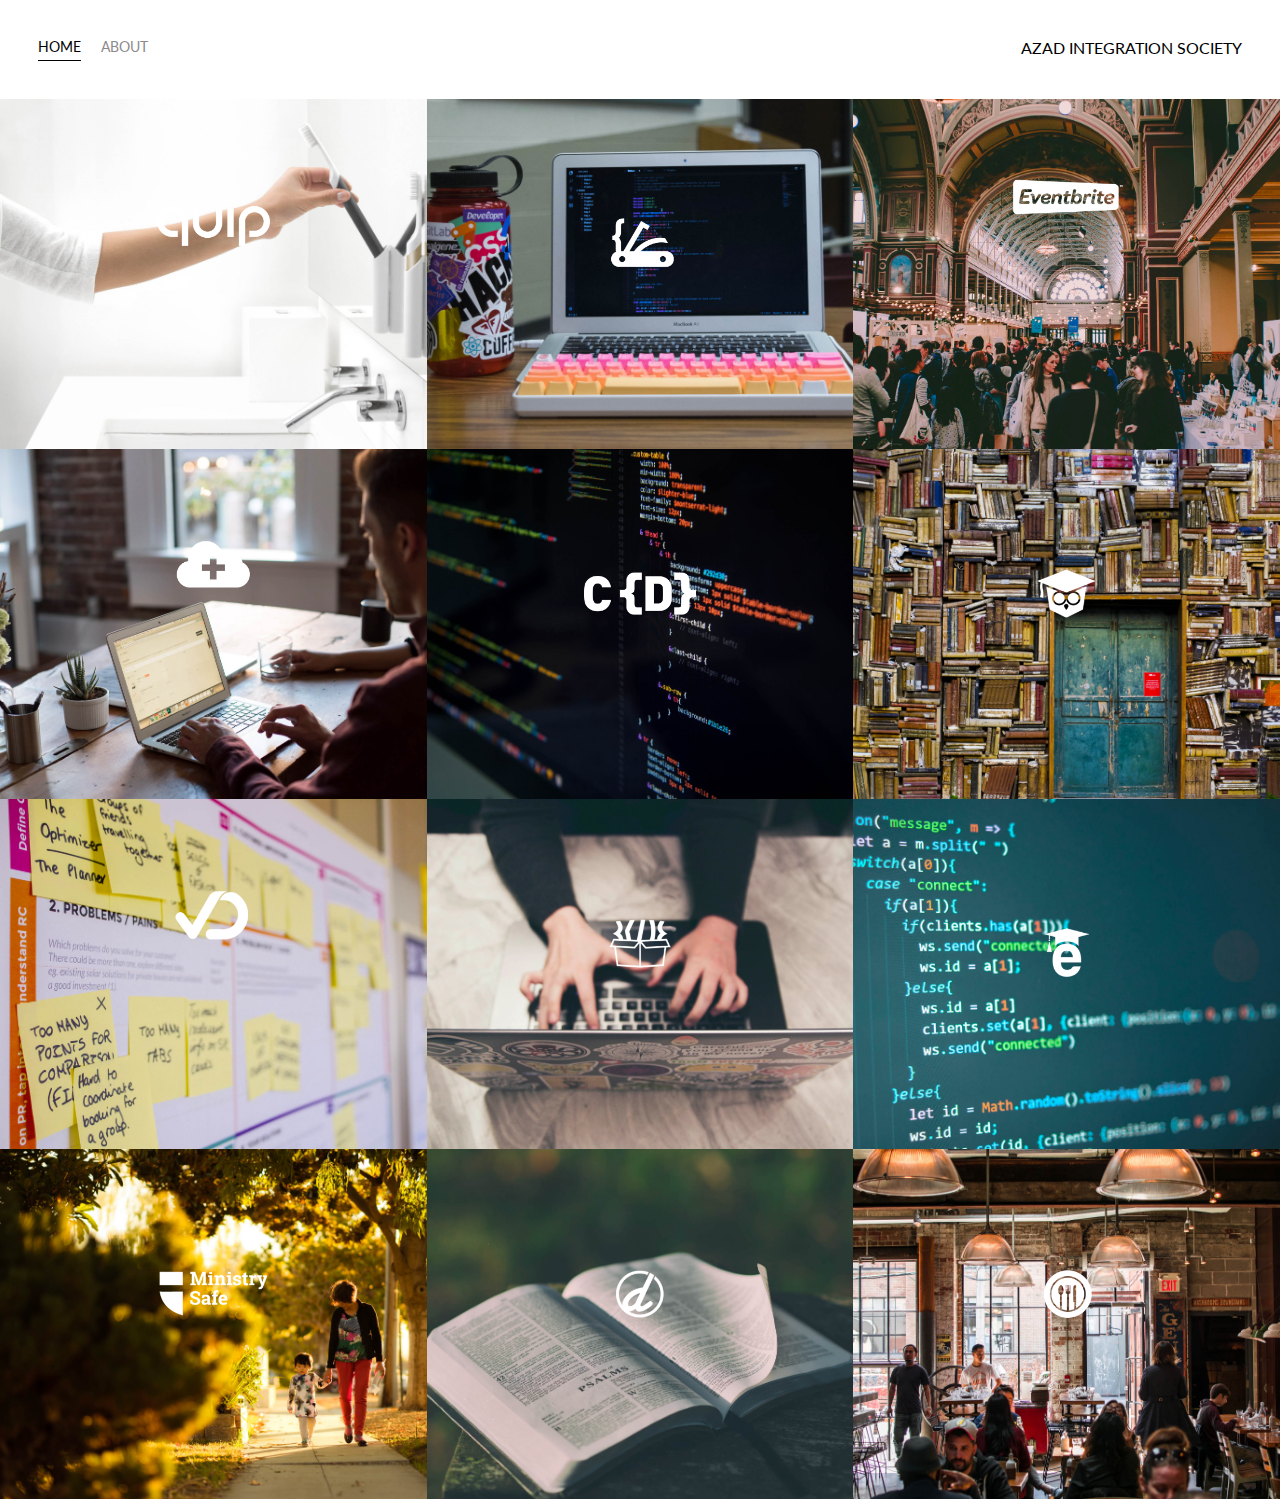
<file: index.html>
<!DOCTYPE html>
<html lang='en'>

<head>
  <meta charset='UTF-8'>
  <title>Azad Integration Society</title>
  <link href="https://fonts.googleapis.com/css?family=Lato" rel="stylesheet">
  <link rel="stylesheet" href="styles.css">
</head>

<body>
  <div class="container">
    <div class="nav-wrapper">
      <div class="left-side">
        <div class="nav-link-wrapper active-nav-link">
          <a href="index.html">Home</a>
        </div>

        <div class="nav-link-wrapper">
          <a href="about.html">About</a>
        </div>
      </div>

      <div class="right-side">
        <div class="brand">
          AZAD INTEGRATION SOCIETY
        </div>
      </div>
    </div>

    <div class="content-wrapper">
      <div class="portfolio-items-wrapper">

        <div class="portfolio-item-wrapper">
          <div class="portfolio-img-background" style="background-image:url(images/portfolio1.jpg)"></div>

          <div class="img-text-wrapper">
            <div class="logo-wrapper">
              <img src="images/logos/quip.png" alt="">
            </div>

            <div class="subtitle">I built the Quip Ecommerce platform, named a Top 25 Invention by Time Magazine in
              2016.</div>
          </div>
        </div>

        <div class="portfolio-item-wrapper">
          <div class="portfolio-img-background" style="background-image:url(images/portfolio2.jpg)"></div>
          <div class="img-text-wrapper">
            <div class="logo-wrapper">
              <img src="images/logos/devcamp.png" alt="">
            </div>

            <div class="subtitle">Coding bootcamp and learning management system.</div>
          </div>
        </div>

        <div class="portfolio-item-wrapper">
          <div class="portfolio-img-background" style="background-image:url(images/portfolio3.jpg)"></div>
          <div class="img-text-wrapper">
            <div class="logo-wrapper">
              <img src="images/logos/eventbrite.png" alt="">
            </div>

            <div class="subtitle">Eventbrite is the leading event management platform on the web with millions of
              individuals utilizing their applications
              to find, register or, and management events in numerous industries.</div>
          </div>
        </div>

        <div class="portfolio-item-wrapper">
          <div class="portfolio-img-background" style="background-image:url(images/portfolio4.jpg)"></div>
          <div class="img-text-wrapper">
            <div class="logo-wrapper">
              <img src="images/logos/shop-hacker.png" alt="">
            </div>

            <div class="subtitle">Shop Hacker allows you to easily import digital products such as elearning courses,
              software, and games directly
              into your ecommerce store.</div>
          </div>
        </div>

        <div class="portfolio-item-wrapper">
          <div class="portfolio-img-background" style="background-image:url(images/portfolio5.jpg)"></div>
          <div class="img-text-wrapper">
            <div class="logo-wrapper">
              <img src="images/logos/crondose.png" alt="">
            </div>

            <div class="subtitle">Online tutorials and productivity tips.</div>
          </div>
        </div>

        <div class="portfolio-item-wrapper">
          <div class="portfolio-img-background" style="background-image:url(images/portfolio6.jpg)"></div>
          <div class="img-text-wrapper">
            <div class="logo-wrapper">
              <img src="images/logos/dailysmarty.png" alt="">
            </div>

            <div class="subtitle">Keep track of what you learn every day.</div>
          </div>
        </div>

        <div class="portfolio-item-wrapper">
          <div class="portfolio-img-background" style="background-image:url(images/portfolio7.jpg)"></div>
          <div class="img-text-wrapper">
            <div class="logo-wrapper">
              <img src="images/logos/dashtrack.png" alt="">
            </div>

            <div class="subtitle">What you track improves. DashTrack is a journal that makes it easy to track your daily
              tasks and make the most
              of your time each day.</div>
          </div>
        </div>

        <div class="portfolio-item-wrapper">
          <div class="portfolio-img-background" style="background-image:url(images/portfolio8.jpg)"></div>
          <div class="img-text-wrapper">
            <div class="logo-wrapper">
              <img src="images/logos/devtrunk.png" alt="">
            </div>

            <div class="subtitle">Online shop for developer happiness.</div>
          </div>
        </div>

        <div class="portfolio-item-wrapper">
          <div class="portfolio-img-background" style="background-image:url(images/portfolio9.jpg)"></div>
          <div class="img-text-wrapper">
            <div class="logo-wrapper">
              <img src="images/logos/edutechional.png" alt="">
            </div>

            <div class="subtitle">Online technology tutorials.</div>
          </div>
        </div>

        <div class="portfolio-item-wrapper">
          <div class="portfolio-img-background" style="background-image:url(images/portfolio10.jpg)"></div>
          <div class="img-text-wrapper">
            <div class="logo-wrapper">
              <img src="images/logos/ministry-safe.png" alt="">
            </div>

            <div class="subtitle">A complete child safety system for organizations.</div>
          </div>
        </div>

        <div class="portfolio-item-wrapper">
          <div class="portfolio-img-background" style="background-image:url(images/portfolio11.jpg)"></div>
          <div class="img-text-wrapper">
            <div class="logo-wrapper">
              <img src="images/logos/open-devos.png" alt="">
            </div>

            <div class="subtitle">Publish and share daily devotionals.</div>
          </div>
        </div>

        <div class="portfolio-item-wrapper">
          <div class="portfolio-img-background" style="background-image:url(images/portfolio12.jpg)"></div>
          <div class="img-text-wrapper">
            <div class="logo-wrapper">
              <img src="images/logos/toastability.png" alt="">
            </div>

            <div class="subtitle">Easy way to manage the digital life of your bar or restaurant.</div>
          </div>
        </div>

      </div>
    </div>
  </div>

</body>

<script>
  const portfolioItems = document.querySelectorAll('.portfolio-item-wrapper');

  portfolioItems.forEach(portfolioItem => {
    portfolioItem.addEventListener('mouseover', () => {
      console.log(portfolioItem.childNodes[1].classList)
      portfolioItem.childNodes[1].classList.add('image-blur');
    });

    portfolioItem.addEventListener('mouseout', () => {
      console.log(portfolioItem.childNodes[1].classList)
      portfolioItem.childNodes[1].classList.remove('image-blur');
    });
  });
</script>

</html>
</file>
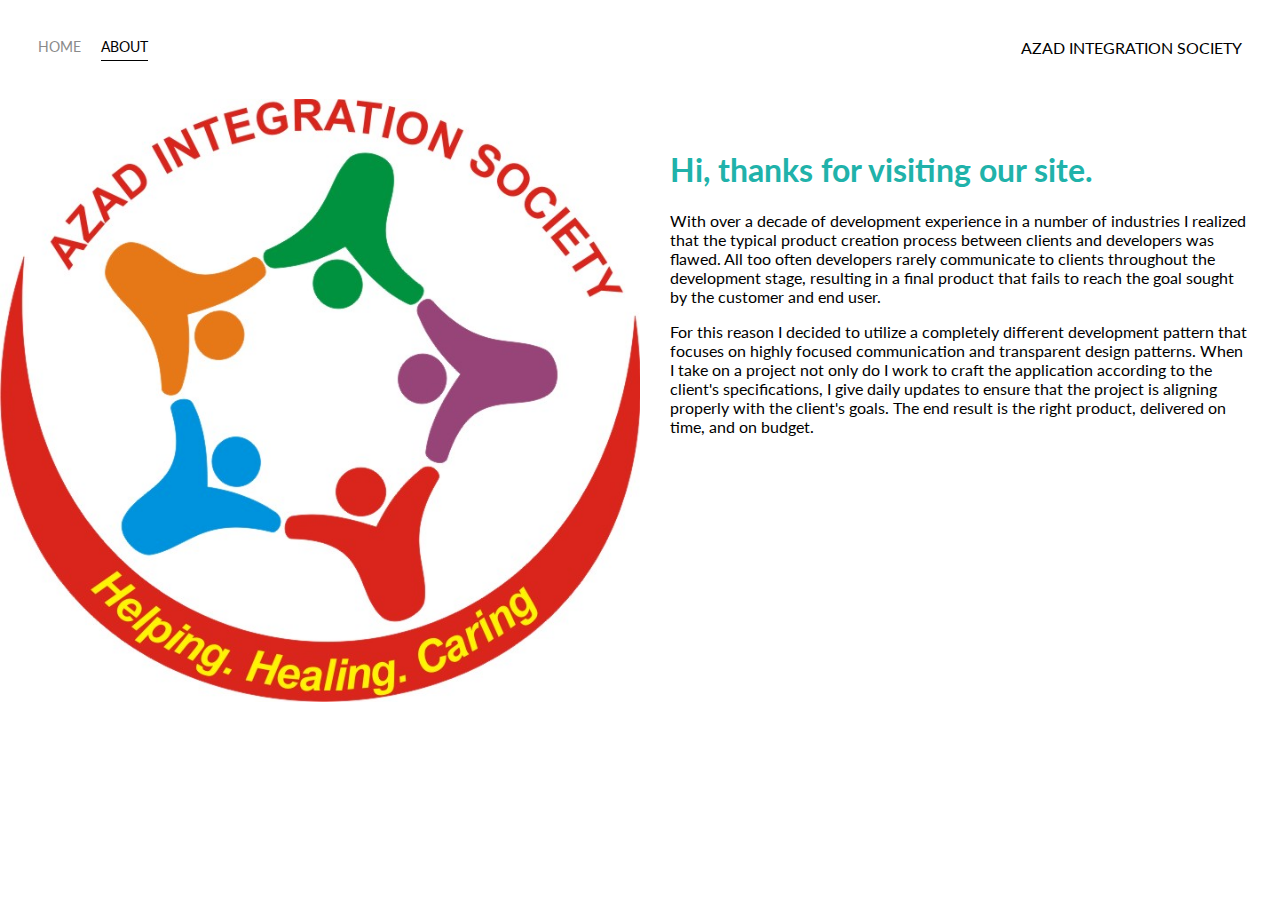
<file: about.html>
<!DOCTYPE html>
<html lang='en'>

<head>
  <meta charset='UTF-8'>
  <title>Portfolio Homepage</title>
  <link href="https://fonts.googleapis.com/css?family=Lato" rel="stylesheet">
  <link rel="stylesheet" href="styles.css">
</head>

<body>
  <div class="container">
    <div class="nav-wrapper">
      <div class="left-side">
        <div class="nav-link-wrapper">
          <a href="index.html">Home</a>
        </div>

        <div class="nav-link-wrapper active-nav-link">
          <a href="about.html">About</a>
        </div>
      </div>

      <div class="right-side">
        <div class="brand">
          AZAD INTEGRATION SOCIETY
        </div>
      </div>
    </div>

    <div class="content-wrapper">
      <div class="two-column-wrapper">
        <div class="profile-image-wrapper">
          <img src="/logo.jpeg" alt="">
        </div>

        <div class="profile-content-wrapper">
          <h1>Hi, thanks for visiting our site.</h1>
          <p>With over a decade of development experience in a number of industries I realized that the typical product
            creation
            process between clients and developers was flawed. All too often developers rarely communicate to clients
            throughout
            the development stage, resulting in a final product that fails to reach the goal sought by the customer and
            end
            user.
          </p>

          <p>For this reason I decided to utilize a completely different development pattern that focuses on highly
            focused
            communication and transparent design patterns. When I take on a project not only do I work to craft the
            application
            according to the client's specifications, I give daily updates to ensure that the project is aligning
            properly
            with the client's goals. The end result is the right product, delivered on time, and on budget.</p>
        </div>
      </div>
    </div>
  </div>

</body>

</html>
</file>
<file: styles.css>
body {
  font-family: "Lato", sans-serif;
  margin: 0px;
}

.container {
  display: grid;
  grid-template-columns: 1fr;
}

.nav-wrapper {
  display: flex;
  justify-content: space-between;
  padding: 38px;
}

.left-side {
  display: flex;
}

.nav-wrapper>.left-side>div {
  margin-right: 20px;
  text-transform: uppercase;
  font-size: 0.9rem;
}

.nav-link-wrapper {
  height: 22px;
  border-bottom: 1px solid transparent;
  transition: border-bottom 0.5s;
}

.active-nav-link {
  border-bottom: 1px solid black;
}

.active-nav-link a {
  color: black !important;
}

.nav-link-wrapper a {
  color: #8a8a8a;
  text-decoration: none;
  transition: color 0.5s;
}

.nav-link-wrapper:hover {
  border-bottom: 1px solid black;
}

.nav-link-wrapper a:hover {
  color: black;
}

.portfolio-items-wrapper {
  display: grid;
  grid-template-columns: 1fr 1fr 1fr;
}

.portfolio-item-wrapper {
  position: relative;
}

.portfolio-img-background {
  background-size: cover;
  background-position: center;
  background-repeat: no-repeat;
  height: 350px;
  width: 100%;
}

.img-text-wrapper {
  position: absolute;
  top: 0;
  display: flex;
  flex-direction: column;
  justify-content: center;
  align-items: center;
  height: 100%;
  text-align: center;
  padding-left: 100px;
  padding-right: 100px;
}

.img-text-wrapper .subtitle {
  transition: 1s;
  color: transparent;
}

.image-blur {
  transition: 1s;
  filter: brightness(10%);
}

.img-text-wrapper:hover .subtitle {
  color: lightseagreen;
  font-weight: 600;
}

.logo-wrapper img {
  width: 50%;
  margin-bottom: 20px;
}

.two-column-wrapper {
  display: grid;
  grid-template-columns: 1fr 1fr;
}

.profile-image-wrapper img {
  width: 100%;
}

.profile-content-wrapper {
  padding: 30px;
}

.profile-content-wrapper h1 {
  color: lightseagreen;
}
</file>
